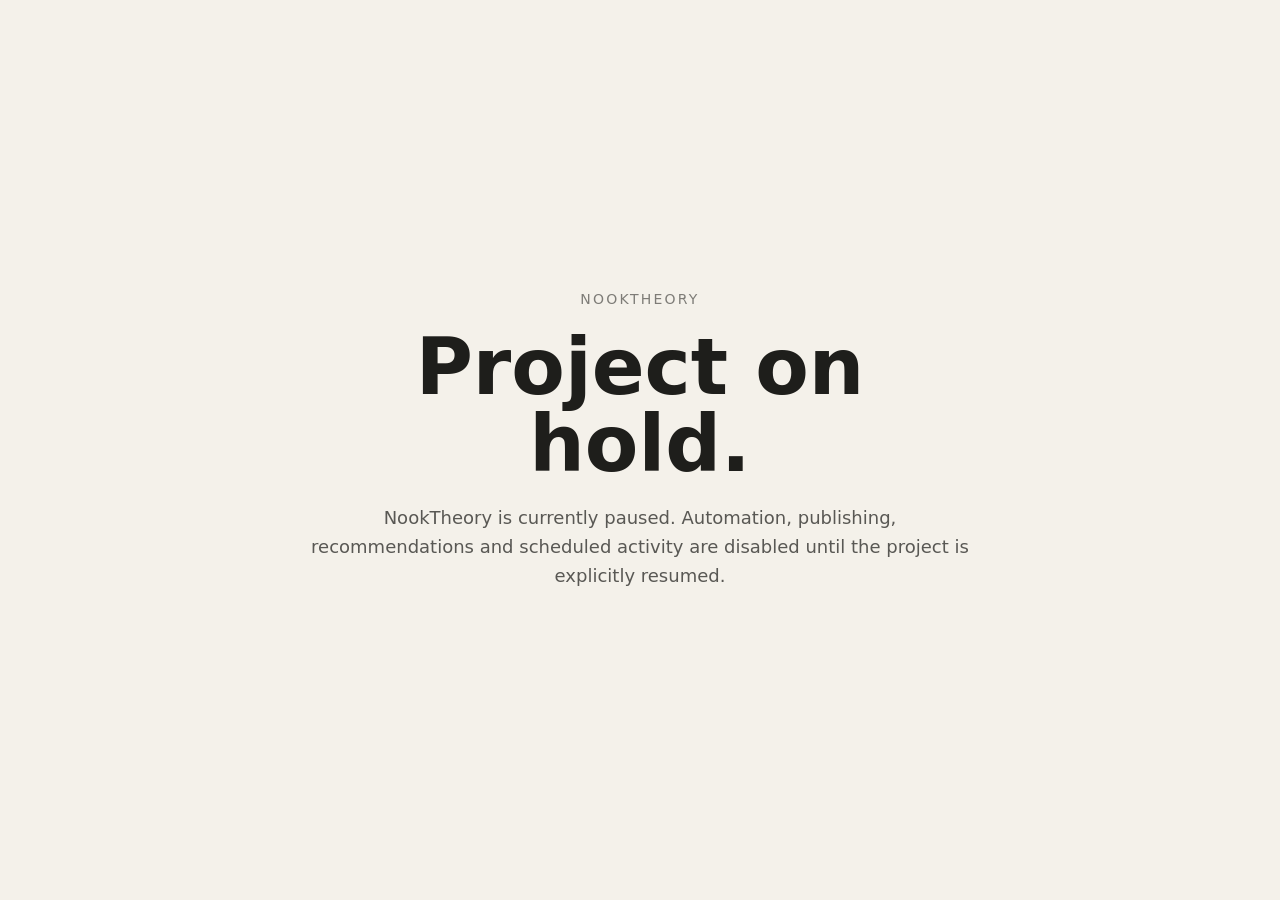
<file: index.html>
<!doctype html>
<html lang="en">
<head>
  <meta charset="utf-8">
  <meta name="viewport" content="width=device-width,initial-scale=1">
  <meta name="robots" content="noindex,nofollow">
  <title>NookTheory — On Hold</title>
  <style>
    html,body{margin:0;min-height:100%;font-family:system-ui,-apple-system,BlinkMacSystemFont,"Segoe UI",sans-serif;background:#f4f1ea;color:#1e1e1b}
    main{min-height:100vh;display:grid;place-items:center;padding:32px;box-sizing:border-box}
    section{max-width:680px;text-align:center}
    .mark{font-size:14px;letter-spacing:.16em;text-transform:uppercase;opacity:.55}
    h1{font-size:clamp(42px,8vw,78px);line-height:.98;margin:22px 0}
    p{font-size:18px;line-height:1.6;opacity:.72}
  </style>
</head>
<body>
  <main>
    <section>
      <div class="mark">NookTheory</div>
      <h1>Project on hold.</h1>
      <p>NookTheory is currently paused. Automation, publishing, recommendations and scheduled activity are disabled until the project is explicitly resumed.</p>
    </section>
  </main>
</body>
</html>
</file>
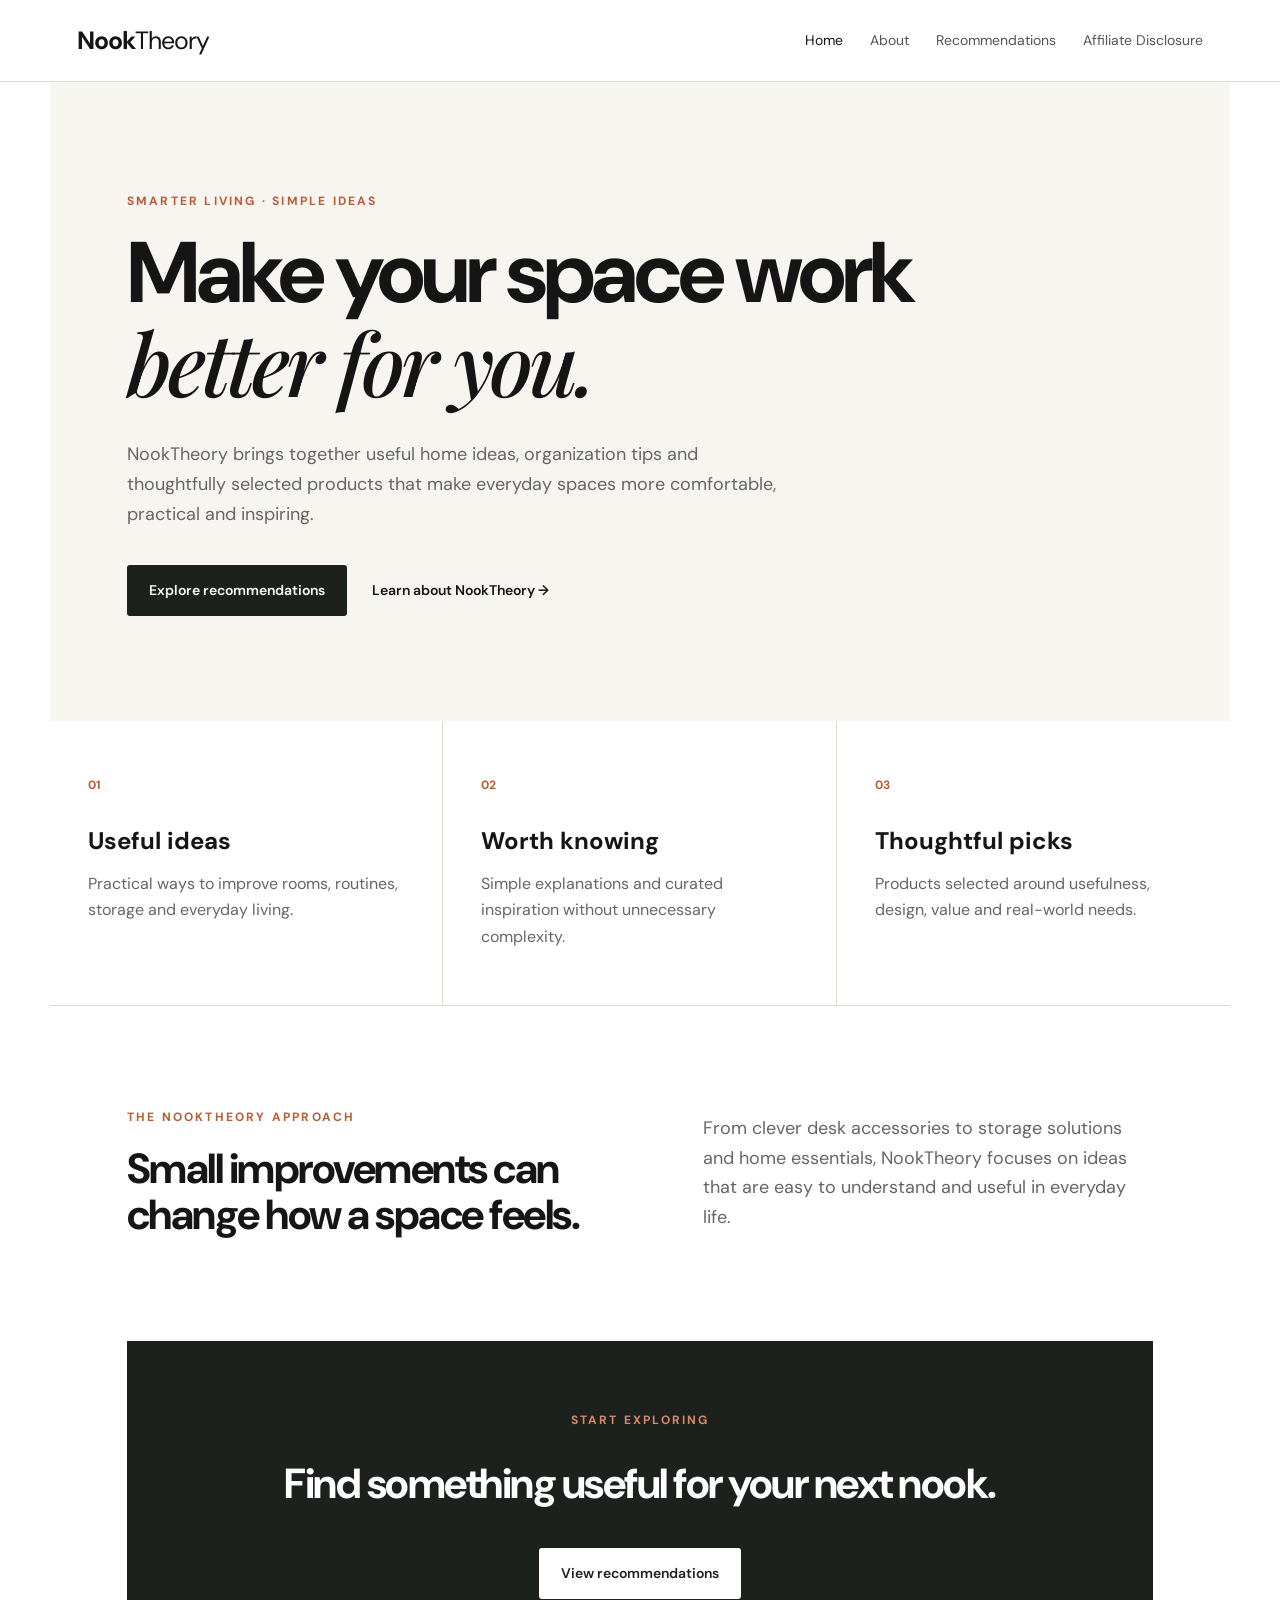
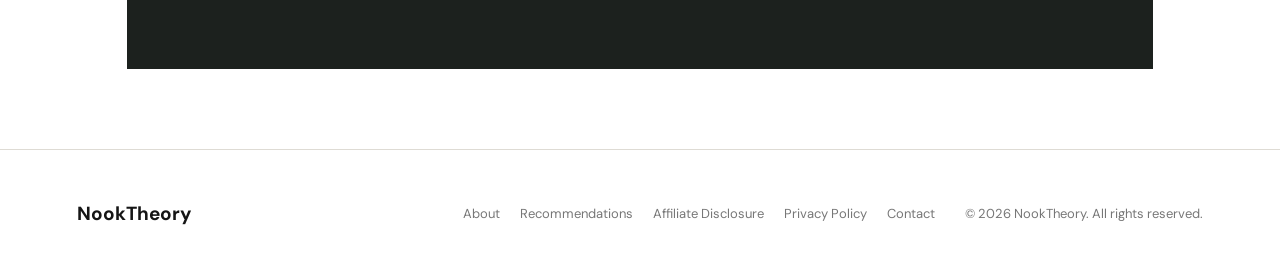
<file: archive/site_on_hold/index.html>
<!doctype html>
<html lang="en">
<head>
  <meta charset="utf-8">
  <meta name="viewport" content="width=device-width,initial-scale=1">
  <title>NookTheory — Better ideas for everyday living</title>
  <meta name="description" content="NookTheory shares practical home ideas, organization tips, useful products and inspiration for better everyday living.">
  <link rel="stylesheet" href="styles.css">
</head>
<body>
<header class="site-header">
  <a class="brand" href="index.html">Nook<span>Theory</span></a>
  <nav>
    <a href="index.html" class="active">Home</a>
    <a href="about.html">About</a>
    <a href="recommendations.html">Recommendations</a>
    <a href="affiliate-disclosure.html">Affiliate Disclosure</a>
  </nav>
</header>

<main>
  <section class="hero">
    <p class="eyebrow">SMARTER LIVING · SIMPLE IDEAS</p>
    <h1>Make your space work<br><em>better for you.</em></h1>
    <p class="hero-copy">NookTheory brings together useful home ideas, organization tips and thoughtfully selected products that make everyday spaces more comfortable, practical and inspiring.</p>
    <div class="hero-actions">
      <a class="button" href="recommendations.html">Explore recommendations</a>
      <a class="text-link" href="about.html">Learn about NookTheory →</a>
    </div>
  </section>

  <section class="intro-grid">
    <article>
      <div class="number">01</div>
      <h2>Useful ideas</h2>
      <p>Practical ways to improve rooms, routines, storage and everyday living.</p>
    </article>
    <article>
      <div class="number">02</div>
      <h2>Worth knowing</h2>
      <p>Simple explanations and curated inspiration without unnecessary complexity.</p>
    </article>
    <article>
      <div class="number">03</div>
      <h2>Thoughtful picks</h2>
      <p>Products selected around usefulness, design, value and real-world needs.</p>
    </article>
  </section>

  <section class="feature">
    <div>
      <p class="eyebrow">THE NOOKTHEORY APPROACH</p>
      <h2>Small improvements can change how a space feels.</h2>
    </div>
    <p>From clever desk accessories to storage solutions and home essentials, NookTheory focuses on ideas that are easy to understand and useful in everyday life.</p>
  </section>

  <section class="cta">
    <p class="eyebrow">START EXPLORING</p>
    <h2>Find something useful for your next nook.</h2>
    <a class="button light" href="recommendations.html">View recommendations</a>
  </section>
</main>

<footer>
  <div class="footer-brand">NookTheory</div>
  <div class="footer-links">
    <a href="about.html">About</a>
    <a href="recommendations.html">Recommendations</a>
    <a href="affiliate-disclosure.html">Affiliate Disclosure</a>
    <a href="privacy.html">Privacy Policy</a>
    <a href="contact.html">Contact</a>
  </div>
  <p>© 2026 NookTheory. All rights reserved.</p>
</footer>
</body>
</html>
</file>
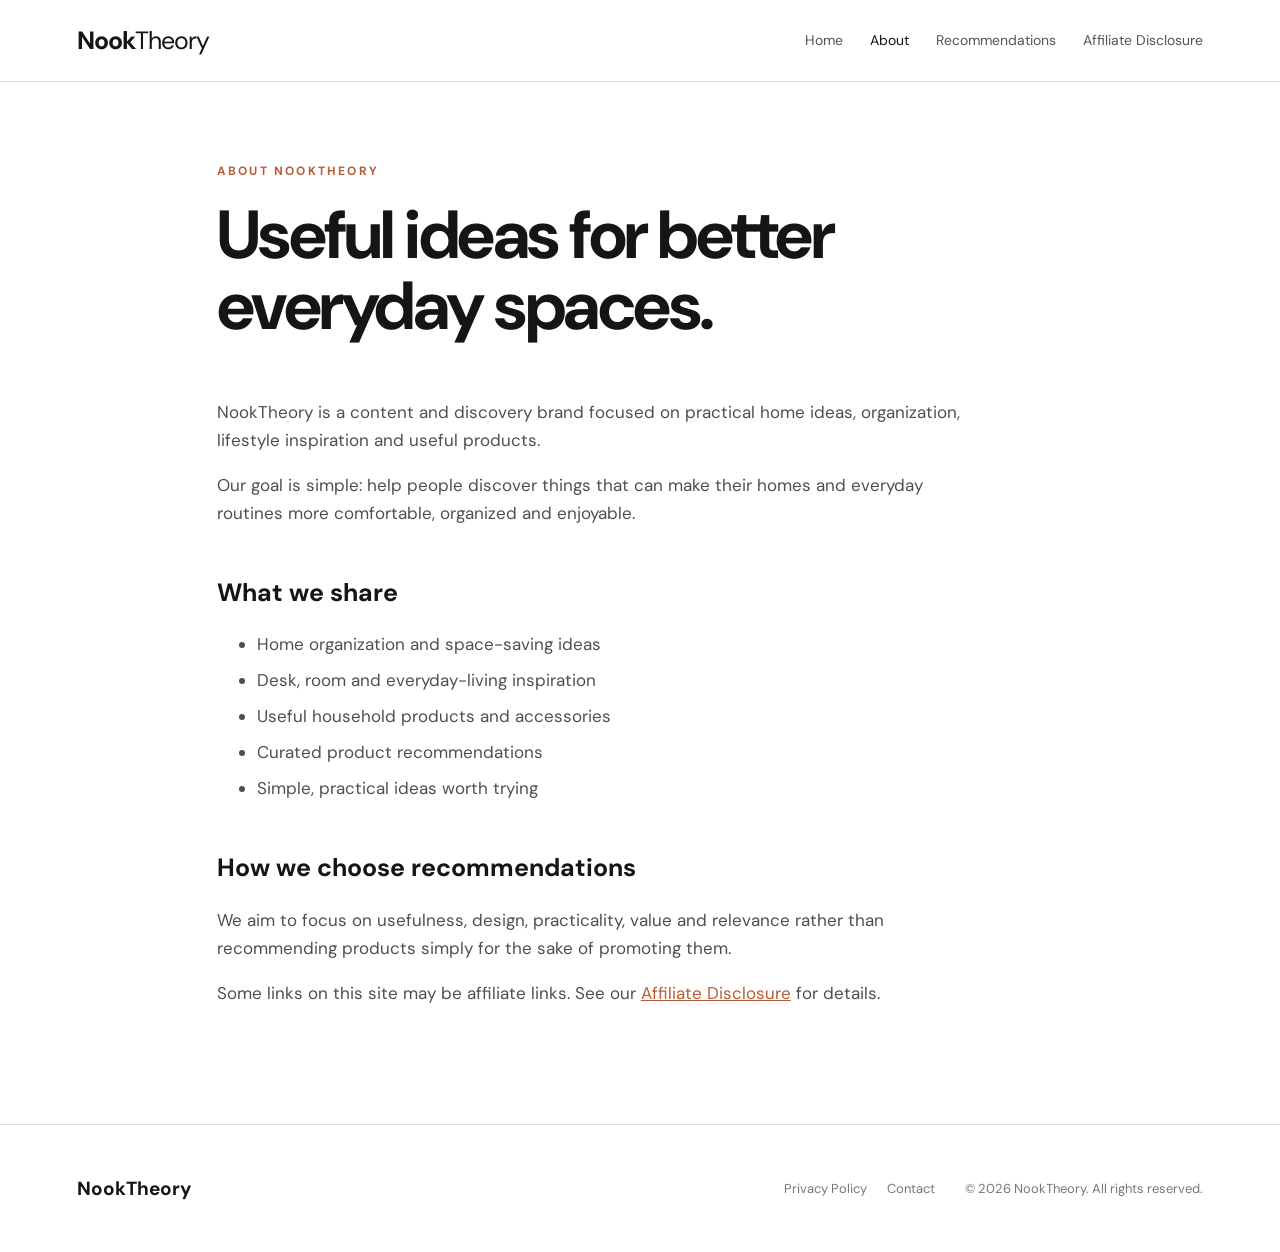
<file: archive/site_on_hold/about.html>
<!doctype html>
<html lang="en">
<head>
<meta charset="utf-8"><meta name="viewport" content="width=device-width,initial-scale=1">
<title>About — NookTheory</title>
<meta name="description" content="Learn about NookTheory and our approach to useful home ideas and product recommendations.">
<link rel="stylesheet" href="styles.css">
</head>
<body>
<header class="site-header">
<a class="brand" href="index.html">Nook<span>Theory</span></a>
<nav><a href="index.html">Home</a><a href="about.html" class="active">About</a><a href="recommendations.html">Recommendations</a><a href="affiliate-disclosure.html">Affiliate Disclosure</a></nav>
</header>
<main class="page">
<p class="eyebrow">ABOUT NOOKTHEORY</p>
<h1>Useful ideas for better everyday spaces.</h1>
<div class="content">
<p>NookTheory is a content and discovery brand focused on practical home ideas, organization, lifestyle inspiration and useful products.</p>
<p>Our goal is simple: help people discover things that can make their homes and everyday routines more comfortable, organized and enjoyable.</p>
<h2>What we share</h2>
<ul>
<li>Home organization and space-saving ideas</li>
<li>Desk, room and everyday-living inspiration</li>
<li>Useful household products and accessories</li>
<li>Curated product recommendations</li>
<li>Simple, practical ideas worth trying</li>
</ul>
<h2>How we choose recommendations</h2>
<p>We aim to focus on usefulness, design, practicality, value and relevance rather than recommending products simply for the sake of promoting them.</p>
<p>Some links on this site may be affiliate links. See our <a href="affiliate-disclosure.html">Affiliate Disclosure</a> for details.</p>
</div>
</main>
<footer><div class="footer-brand">NookTheory</div><div class="footer-links"><a href="privacy.html">Privacy Policy</a><a href="contact.html">Contact</a></div><p>© 2026 NookTheory. All rights reserved.</p></footer>
</body>
</html>
</file>
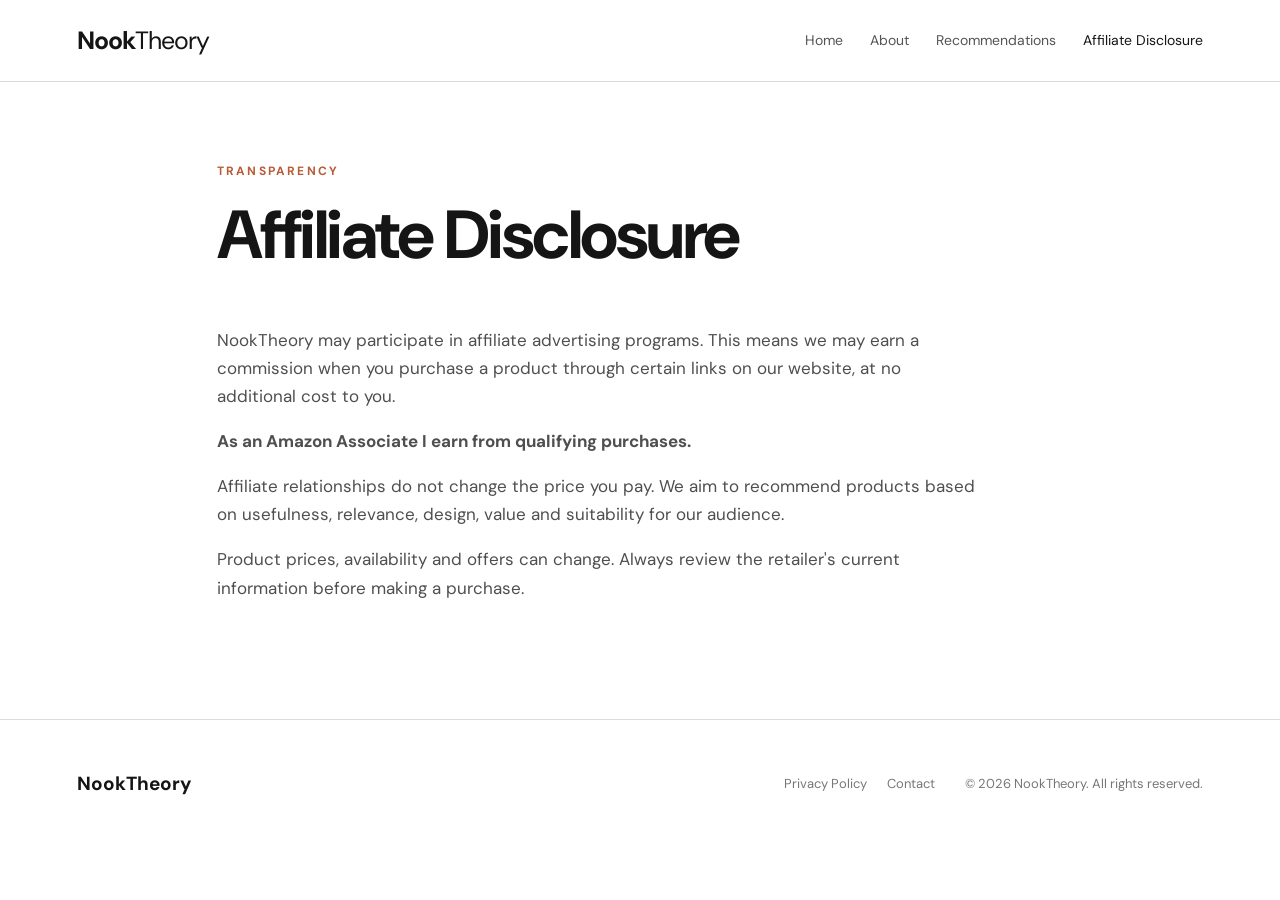
<file: archive/site_on_hold/affiliate-disclosure.html>
<!doctype html>
<html lang="en">
<head>
<meta charset="utf-8"><meta name="viewport" content="width=device-width,initial-scale=1">
<title>Affiliate Disclosure — NookTheory</title>
<link rel="stylesheet" href="styles.css">
</head>
<body>
<header class="site-header"><a class="brand" href="index.html">Nook<span>Theory</span></a><nav><a href="index.html">Home</a><a href="about.html">About</a><a href="recommendations.html">Recommendations</a><a href="affiliate-disclosure.html" class="active">Affiliate Disclosure</a></nav></header>
<main class="page">
<p class="eyebrow">TRANSPARENCY</p>
<h1>Affiliate Disclosure</h1>
<div class="content">
<p>NookTheory may participate in affiliate advertising programs. This means we may earn a commission when you purchase a product through certain links on our website, at no additional cost to you.</p>
<p><strong>As an Amazon Associate I earn from qualifying purchases.</strong></p>
<p>Affiliate relationships do not change the price you pay. We aim to recommend products based on usefulness, relevance, design, value and suitability for our audience.</p>
<p>Product prices, availability and offers can change. Always review the retailer's current information before making a purchase.</p>
</div>
</main>
<footer><div class="footer-brand">NookTheory</div><div class="footer-links"><a href="privacy.html">Privacy Policy</a><a href="contact.html">Contact</a></div><p>© 2026 NookTheory. All rights reserved.</p></footer>
</body>
</html>
</file>
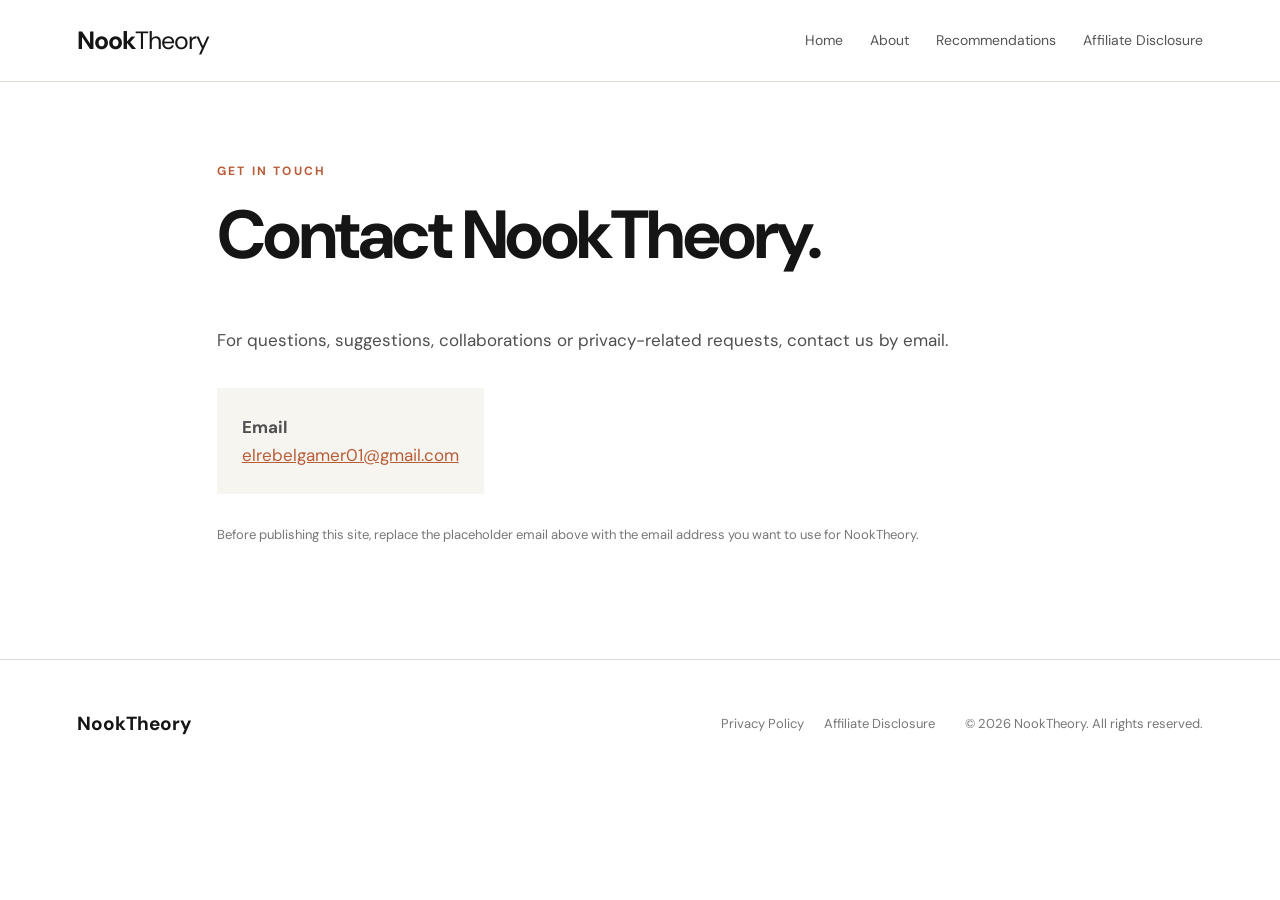
<file: archive/site_on_hold/contact.html>
<!doctype html>
<html lang="en">
<head>
<meta charset="utf-8"><meta name="viewport" content="width=device-width,initial-scale=1">
<title>Contact — NookTheory</title>
<link rel="stylesheet" href="styles.css">
</head>
<body>
<header class="site-header"><a class="brand" href="index.html">Nook<span>Theory</span></a><nav><a href="index.html">Home</a><a href="about.html">About</a><a href="recommendations.html">Recommendations</a><a href="affiliate-disclosure.html">Affiliate Disclosure</a></nav></header>
<main class="page">
<p class="eyebrow">GET IN TOUCH</p>
<h1>Contact NookTheory.</h1>
<div class="content">
<p>For questions, suggestions, collaborations or privacy-related requests, contact us by email.</p>
<p class="contact-box"><strong>Email</strong><br><a href="mailto:elrebelgamer01@gmail.com">elrebelgamer01@gmail.com</a></p>
<p class="small">Before publishing this site, replace the placeholder email above with the email address you want to use for NookTheory.</p>
</div>
</main>
<footer><div class="footer-brand">NookTheory</div><div class="footer-links"><a href="privacy.html">Privacy Policy</a><a href="affiliate-disclosure.html">Affiliate Disclosure</a></div><p>© 2026 NookTheory. All rights reserved.</p></footer>
</body>
</html>
</file>
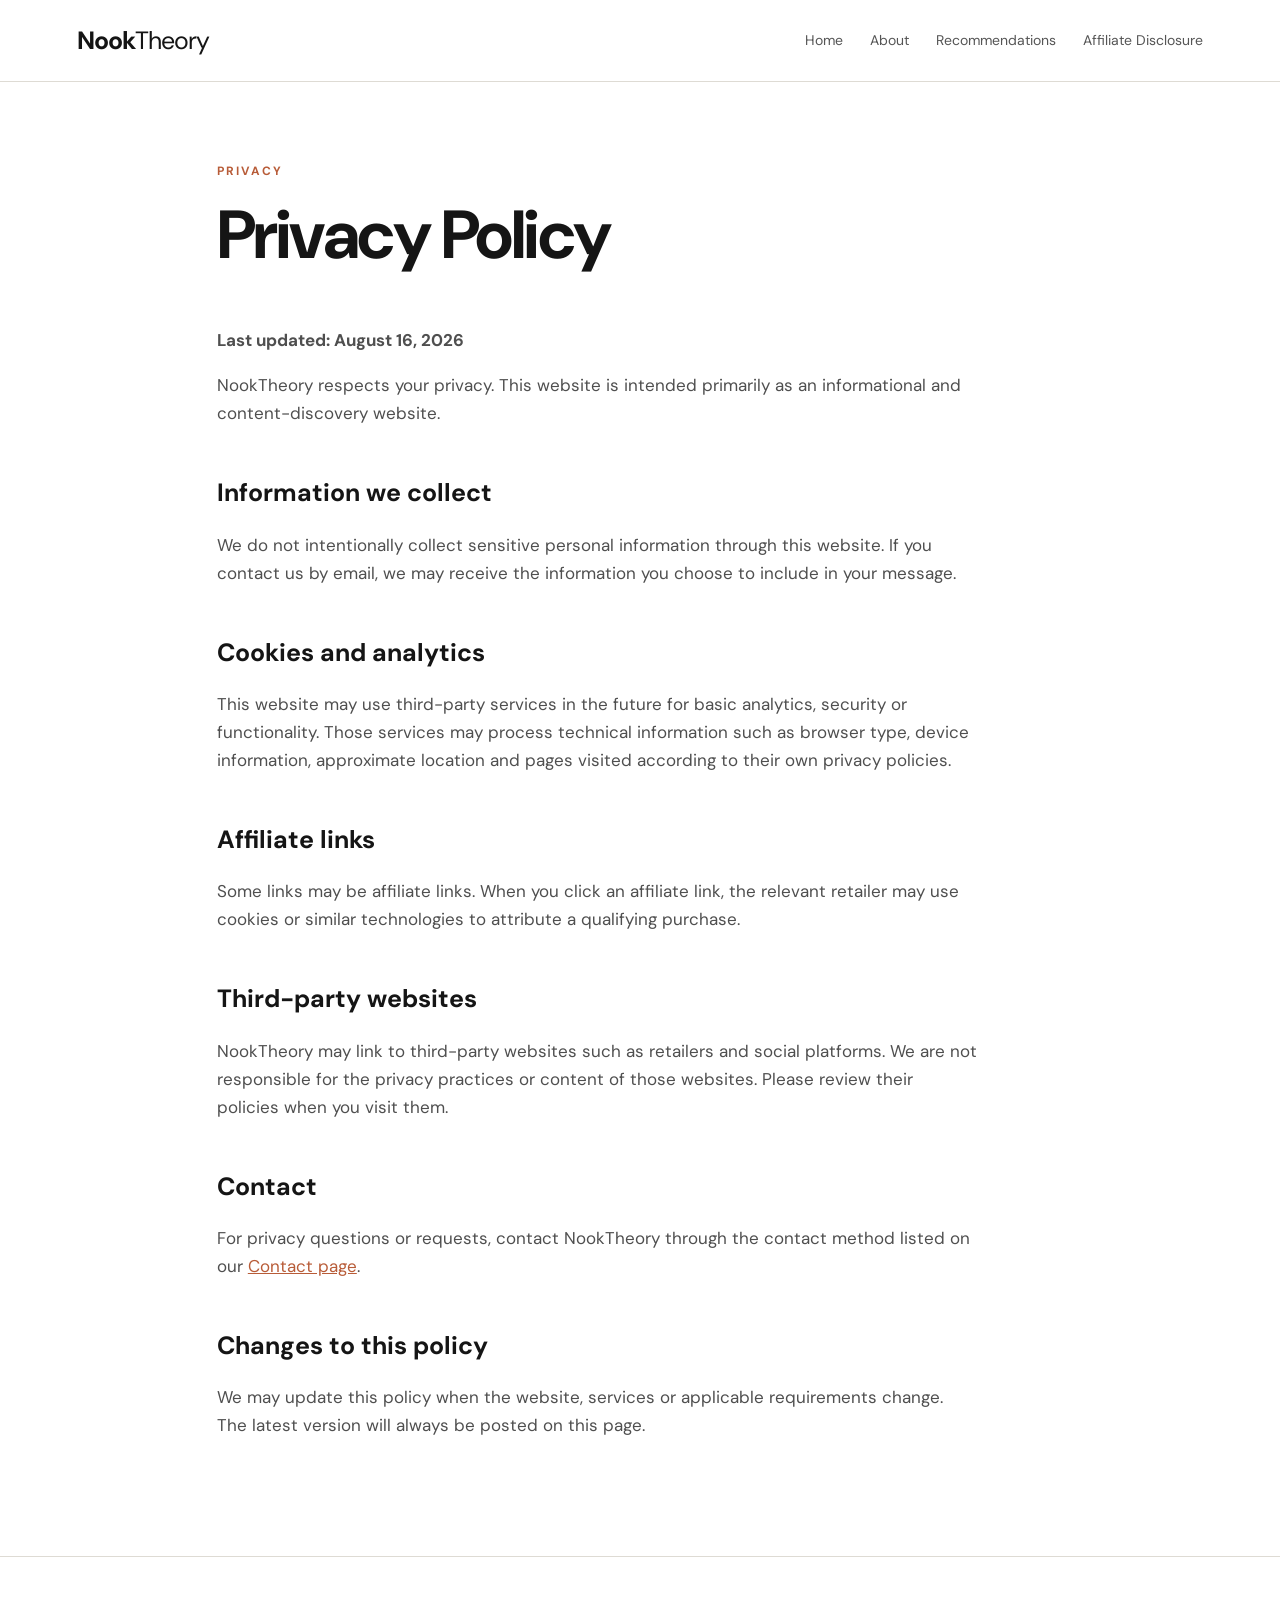
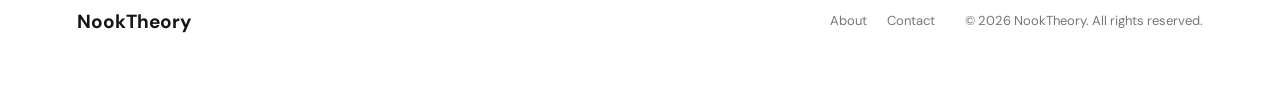
<file: archive/site_on_hold/privacy.html>
<!doctype html>
<html lang="en">
<head>
<meta charset="utf-8"><meta name="viewport" content="width=device-width,initial-scale=1">
<title>Privacy Policy — NookTheory</title>
<meta name="description" content="NookTheory privacy policy.">
<link rel="stylesheet" href="styles.css">
</head>
<body>
<header class="site-header"><a class="brand" href="index.html">Nook<span>Theory</span></a><nav><a href="index.html">Home</a><a href="about.html">About</a><a href="recommendations.html">Recommendations</a><a href="affiliate-disclosure.html">Affiliate Disclosure</a></nav></header>
<main class="page">
<p class="eyebrow">PRIVACY</p>
<h1>Privacy Policy</h1>
<div class="content">
<p><strong>Last updated: August 16, 2026</strong></p>
<p>NookTheory respects your privacy. This website is intended primarily as an informational and content-discovery website.</p>
<h2>Information we collect</h2>
<p>We do not intentionally collect sensitive personal information through this website. If you contact us by email, we may receive the information you choose to include in your message.</p>
<h2>Cookies and analytics</h2>
<p>This website may use third-party services in the future for basic analytics, security or functionality. Those services may process technical information such as browser type, device information, approximate location and pages visited according to their own privacy policies.</p>
<h2>Affiliate links</h2>
<p>Some links may be affiliate links. When you click an affiliate link, the relevant retailer may use cookies or similar technologies to attribute a qualifying purchase.</p>
<h2>Third-party websites</h2>
<p>NookTheory may link to third-party websites such as retailers and social platforms. We are not responsible for the privacy practices or content of those websites. Please review their policies when you visit them.</p>
<h2>Contact</h2>
<p>For privacy questions or requests, contact NookTheory through the contact method listed on our <a href="contact.html">Contact page</a>.</p>
<h2>Changes to this policy</h2>
<p>We may update this policy when the website, services or applicable requirements change. The latest version will always be posted on this page.</p>
</div>
</main>
<footer><div class="footer-brand">NookTheory</div><div class="footer-links"><a href="about.html">About</a><a href="contact.html">Contact</a></div><p>© 2026 NookTheory. All rights reserved.</p></footer>
</body>
</html>
</file>
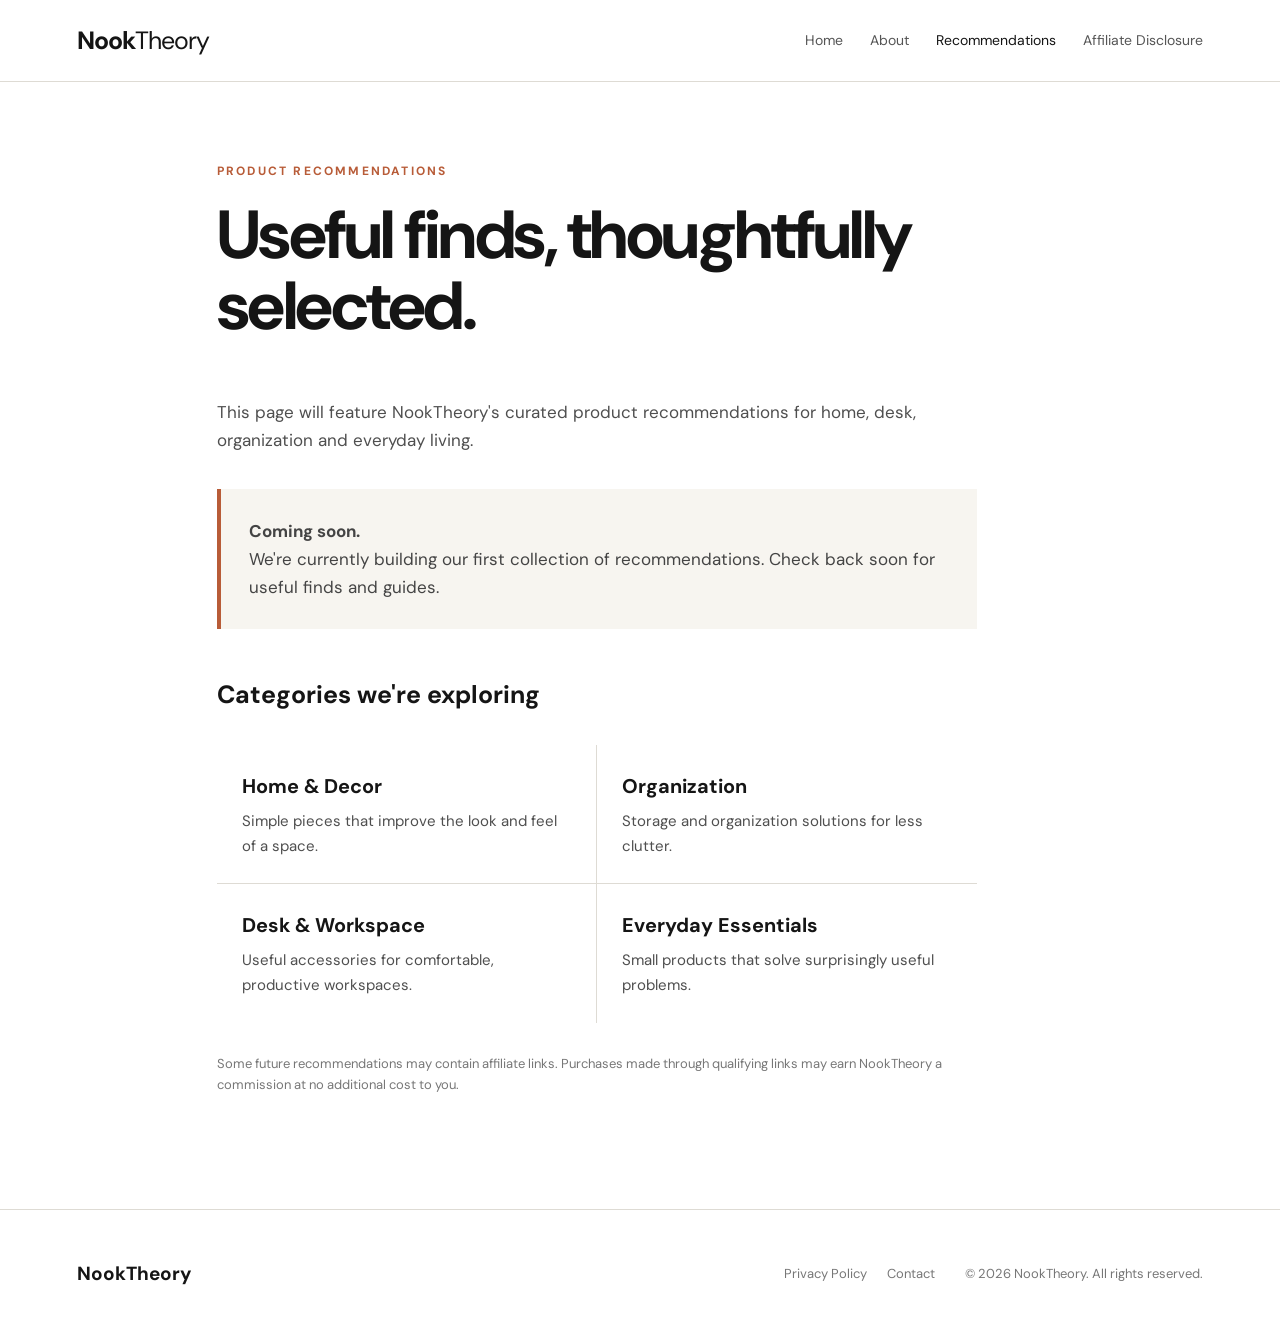
<file: archive/site_on_hold/recommendations.html>
<!doctype html>
<html lang="en">
<head>
<meta charset="utf-8"><meta name="viewport" content="width=device-width,initial-scale=1">
<title>Recommendations — NookTheory</title>
<meta name="description" content="NookTheory product recommendations and useful finds for home and everyday living.">
<link rel="stylesheet" href="styles.css">
</head>
<body>
<header class="site-header">
<a class="brand" href="index.html">Nook<span>Theory</span></a>
<nav><a href="index.html">Home</a><a href="about.html">About</a><a href="recommendations.html" class="active">Recommendations</a><a href="affiliate-disclosure.html">Affiliate Disclosure</a></nav>
</header>
<main class="page">
<p class="eyebrow">PRODUCT RECOMMENDATIONS</p>
<h1>Useful finds, thoughtfully selected.</h1>
<div class="content">
<p>This page will feature NookTheory's curated product recommendations for home, desk, organization and everyday living.</p>
<div class="notice"><strong>Coming soon.</strong><br>We're currently building our first collection of recommendations. Check back soon for useful finds and guides.</div>
<h2>Categories we're exploring</h2>
<div class="cards">
<div><h3>Home & Decor</h3><p>Simple pieces that improve the look and feel of a space.</p></div>
<div><h3>Organization</h3><p>Storage and organization solutions for less clutter.</p></div>
<div><h3>Desk & Workspace</h3><p>Useful accessories for comfortable, productive workspaces.</p></div>
<div><h3>Everyday Essentials</h3><p>Small products that solve surprisingly useful problems.</p></div>
</div>
<p class="small">Some future recommendations may contain affiliate links. Purchases made through qualifying links may earn NookTheory a commission at no additional cost to you.</p>
</div>
</main>
<footer><div class="footer-brand">NookTheory</div><div class="footer-links"><a href="privacy.html">Privacy Policy</a><a href="contact.html">Contact</a></div><p>© 2026 NookTheory. All rights reserved.</p></footer>
</body>
</html>
</file>
<file: archive/site_on_hold/styles.css>
@import url('https://fonts.googleapis.com/css2?family=DM+Sans:wght@400;500;600;700&family=Playfair+Display:ital,wght@0,500;0,600;1,500&display=swap');

:root{--ink:#151515;--muted:#666;--line:#dedbd4;--paper:#f7f5f0;--accent:#b85c38;--dark:#1c211e}
*{box-sizing:border-box}
body{margin:0;color:var(--ink);background:#fff;font-family:"DM Sans",Arial,sans-serif;line-height:1.65}
a{color:inherit}
.site-header{height:82px;padding:0 max(6vw,32px);display:flex;align-items:center;justify-content:space-between;border-bottom:1px solid var(--line);background:#fff;position:sticky;top:0;z-index:5}
.brand{font-size:25px;font-weight:700;text-decoration:none;letter-spacing:-1px}.brand span{font-weight:400}
nav{display:flex;gap:27px;font-size:14px}nav a{text-decoration:none;color:#555}nav a:hover,nav a.active{color:var(--ink)}
main{max-width:1180px;margin:auto}
.hero{padding:110px max(6vw,32px) 105px;background:var(--paper);margin:0}
.eyebrow{font-size:12px;letter-spacing:2.2px;font-weight:700;color:var(--accent);margin:0 0 18px}
.hero h1{font-size:clamp(48px,7vw,86px);line-height:1.02;letter-spacing:-4px;margin:0 0 28px;max-width:850px}
.hero h1 em{font-family:"Playfair Display",serif;font-weight:500}
.hero-copy{font-size:18px;color:var(--muted);max-width:670px;margin-bottom:36px}
.hero-actions{display:flex;align-items:center;gap:25px;flex-wrap:wrap}
.button{display:inline-block;background:var(--dark);color:white;text-decoration:none;padding:14px 22px;border-radius:3px;font-weight:600;font-size:14px}.button.light{background:white;color:var(--dark)}
.text-link{text-decoration:none;font-weight:600;font-size:14px}
.intro-grid{display:grid;grid-template-columns:repeat(3,1fr);gap:0;border-bottom:1px solid var(--line)}
.intro-grid article{padding:55px 38px;border-right:1px solid var(--line)}.intro-grid article:last-child{border-right:0}
.number{font-size:12px;color:var(--accent);font-weight:700;margin-bottom:25px}.intro-grid h2{font-size:24px;margin:0 0 10px}.intro-grid p{color:var(--muted);margin:0}
.feature{display:grid;grid-template-columns:1.1fr 1fr;gap:80px;padding:90px 6vw;align-items:center}.feature h2{font-size:42px;line-height:1.1;letter-spacing:-1.5px;margin:0}.feature>p{font-size:18px;color:var(--muted)}
.cta{margin:0 6vw 80px;padding:70px;background:var(--dark);color:white;text-align:center}.cta .eyebrow{color:#d98a69}.cta h2{font-size:42px;letter-spacing:-1.5px;margin:0 0 30px}
.page{padding:80px max(6vw,32px) 100px;max-width:1000px}.page h1{font-size:clamp(42px,6vw,68px);line-height:1.05;letter-spacing:-2.5px;margin:0 0 55px}.content{font-size:17px;max-width:760px}.content h2{font-size:25px;margin:45px 0 12px}.content p{color:#4f4f4f}.content li{margin:8px 0;color:#4f4f4f}.content a{color:var(--accent)}
.notice{padding:28px;background:var(--paper);border-left:4px solid var(--accent);margin:35px 0;color:#444}
.cards{display:grid;grid-template-columns:1fr 1fr;gap:1px;background:var(--line);margin:30px 0}.cards>div{background:white;padding:25px}.cards h3{margin:0 0 6px}.cards p{margin:0;font-size:15px}
.small{font-size:13px!important;color:#777!important}.contact-box{padding:25px;background:var(--paper);display:inline-block}
footer{border-top:1px solid var(--line);padding:40px max(6vw,32px);display:flex;align-items:center;gap:30px;flex-wrap:wrap;font-size:13px;color:#777}.footer-brand{font-size:19px;font-weight:700;color:var(--ink);margin-right:auto}.footer-links{display:flex;gap:20px;flex-wrap:wrap}.footer-links a{text-decoration:none}
@media(max-width:800px){.site-header{height:auto;padding:22px 25px;align-items:flex-start;gap:20px;flex-direction:column}nav{gap:15px;flex-wrap:wrap}.hero{padding:75px 25px}.hero h1{letter-spacing:-2px}.intro-grid,.feature{grid-template-columns:1fr}.intro-grid article{border-right:0;border-bottom:1px solid var(--line);padding:40px 25px}.feature{padding:65px 25px;gap:25px}.feature h2,.cta h2{font-size:34px}.cta{margin:0 25px 60px;padding:55px 25px}.page{padding:60px 25px 80px}.cards{grid-template-columns:1fr}footer{padding:35px 25px}}
</file>
